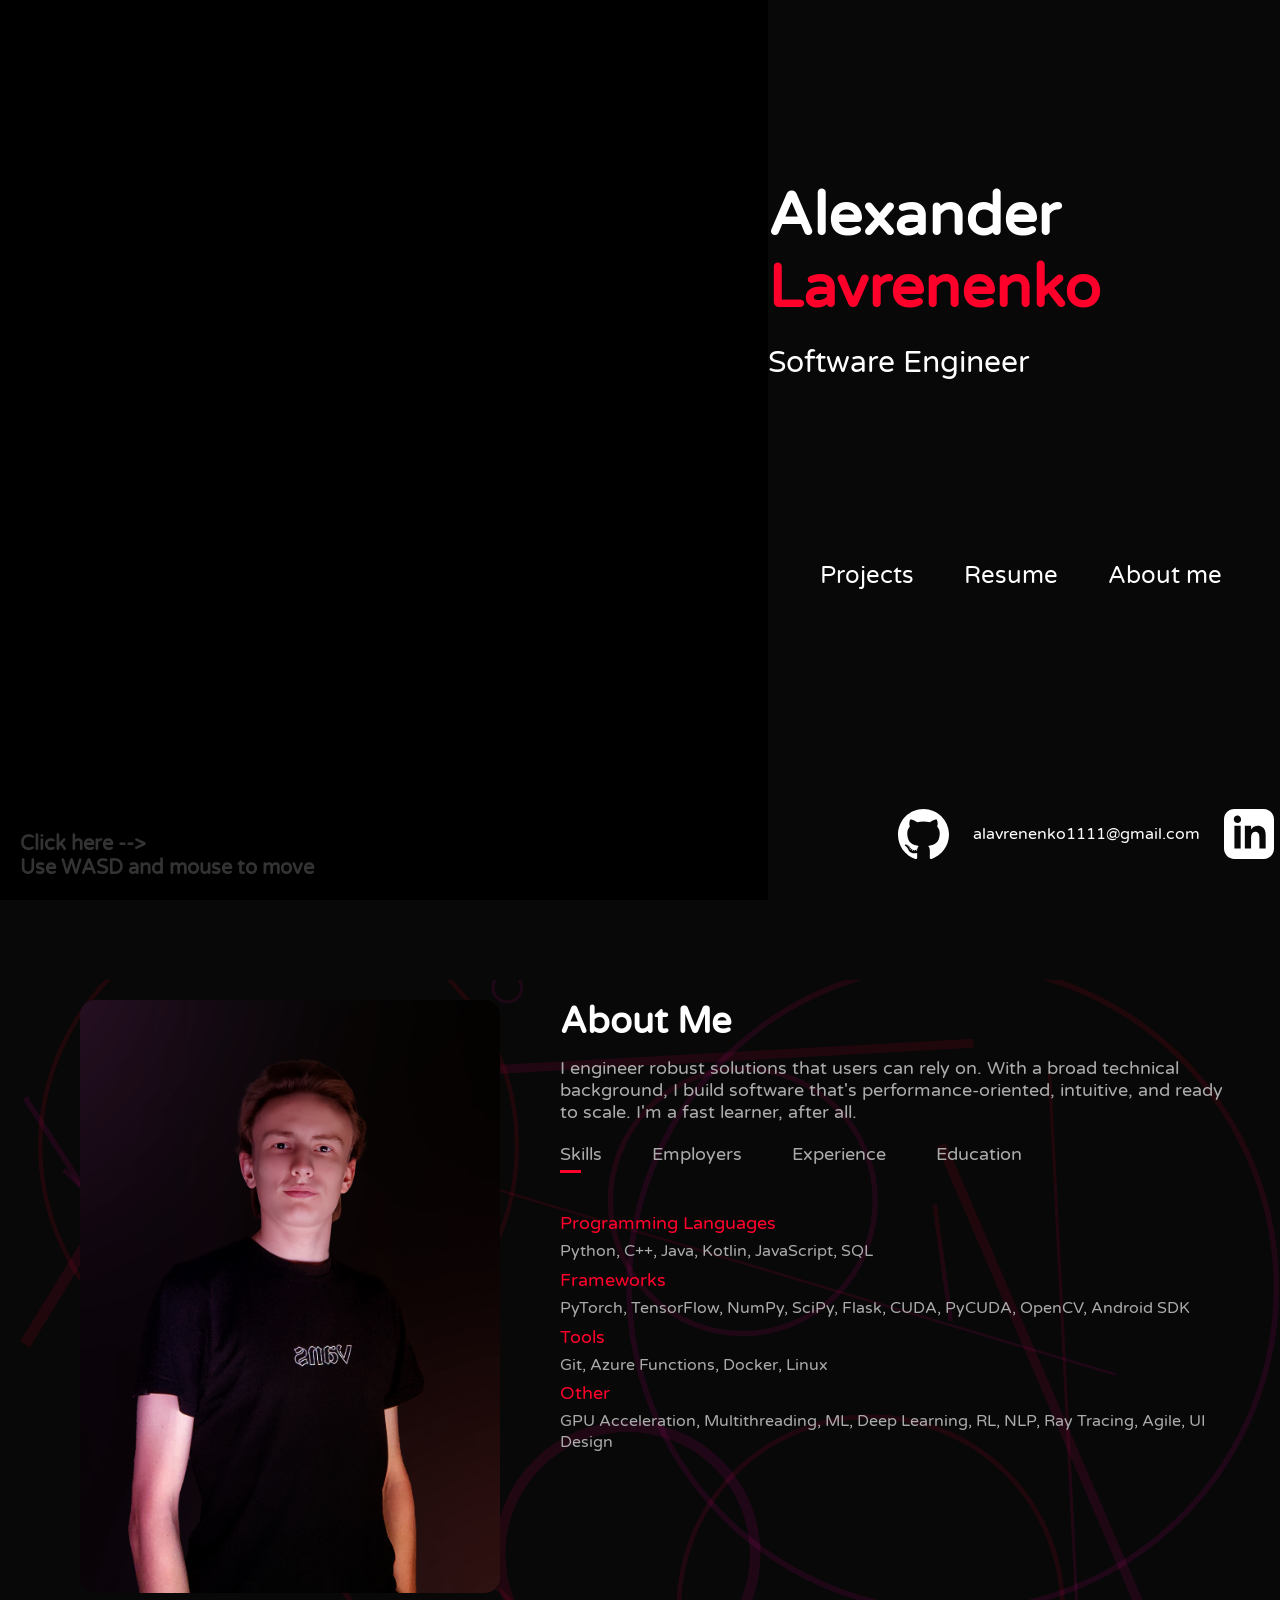
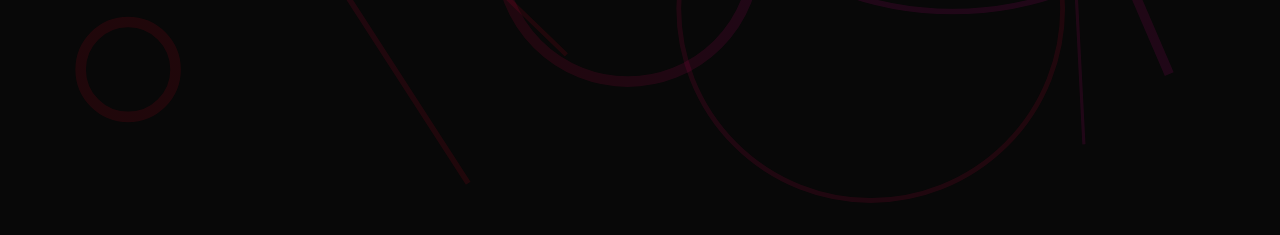
<file: index.html>
<!DOCTYPE html>
<html>
   <head>
      <meta charset="utf-8">
      <title>Home page</title>
      <link rel="stylesheet" href="css/home.css">
   </head>
   <body>
      <div id="header">
         <div class="container">
            <canvas id="cube_canvas"></canvas>
            <div class="nav-container">
               <div class="header-text">
                  <h1>Alexander <span>Lavrenenko</span></h1>
                  <p>Software Engineer</p>
               </div>
               <nav>
                  <ul>
                     <li>
                        <a href="projects.html">Projects</a>
                        <a href="resume.html">Resume</a>
                        <a href="#about">About me</a>
                     </li>
                  </ul>
               </nav>
               <div class="socials">
                  <div class="link"><a href="https://github.com/Scrip00"><img
                           src="imgs/GitHub_logo.svg"></a></div>
                  <div class="link"><h3>alavrenenko1111@gmail.com</h3></div>
                  <div class="link"><a
                        href="https://www.linkedin.com/in/alexander-lavrenenko/"><img
                           src="imgs/LinkedIn_logo.svg"></a></div>
               </div>
            </div>
         </div>
         <h2 id="helper">Click here --><br>Use WASD and mouse to move</h2>
      </div>
      <div id="about">
         <canvas id='background'></canvas>
         <div class="container">
            <div class="row">
               <div class="about-col-1">
                  <img src="/imgs/My_photo.png" width="40%">
               </div>
               <div class="about-col-2">
                  <h1 class="sub-title">About Me</h1>
                  <p>I engineer robust solutions that users can rely on. With a broad technical background, I build software that's performance-oriented, intuitive, and ready to scale. I'm a fast learner, after all.</p>
                  <div class="tab-titles">
                     <p class="tab-links active-link"
                        onclick="opentab('skills')">Skills</p>
                     <p class="tab-links" onclick="opentab('employers')">Employers</p>
                     <p class="tab-links" onclick="opentab('experience')">Experience</p>
                     <p class="tab-links" onclick="opentab('education')">Education</p>
                  </div>
                  <div class="tab-contents active-tab" id="skills">
                     <ul>
                        <li><span>Programming Languages</span><br>Python, C++, Java, Kotlin, JavaScript, SQL</li>
                        <li><span>Frameworks</span><br>PyTorch, TensorFlow, NumPy, SciPy, Flask, CUDA, PyCUDA, OpenCV, Android SDK</li>
                        <li><span>Tools</span><br>Git, Azure Functions, Docker, Linux</li>
                        <li><span>Other</span><br>GPU Acceleration, Multithreading, ML, Deep Learning, RL, NLP, Ray Tracing, Agile, UI Design</li>
                     </ul>
                  </div>
                  <div class="tab-contents" id="employers">
                     <ul>
                        <li><span>Portal</span>⠀(May 2022 – Present)<br>Software Engineer Team Leader</li>
                        <li><span>Microsoft, Nuance</span>⠀(Jan 2022 – Feb 2022)<br>Software Engineer</li>
                        <li><span>University of Massachusetts Amherst</span>⠀(Jul
                           – Aug 2022)<br>Manager
                           - UMass Summer Conference Services</li>
                        <li><span>MoodMe</span>⠀(Feb
                           – Apr 2022)<br>Android Developer Intern</li>
                        <li><span>Russian Academy of Sciences</span>⠀(Jun 2020 –
                           Sep 2020)<br>Software
                           Engineer Intern</li>
                        <li><span>TAU Tracker Company</span>⠀(Nov 2019 – Oct
                           2020)<br>Software
                           Engineer Intern</li>
                     </ul>
                  </div>
                  <div class="tab-contents" id="experience">
                     <ul>
                        <li><span>Awards</span><br>Winner of the UofT AI ProjectX competition 2022<br>Faculty Honors in Fall 2021
                           and Spring 2022<br>Multiple prize-winner of Russian
                           National Physics Olympiad<br>Physics and Mathematics
                           Olympiad "Phystech"<br>Mathematics Olympiad "Unity
                           Formula"</li>
                        <li><span>Clubs</span><br>UMass ACM Machine Learning
                           Club<br>UMass Undergraduate Math Club</li>
                     </ul>
                  </div>
                  <div class="tab-contents" id="education">
                     <ul>
                        <li><span>University of Massachusetts Amherst</span><br>College
                           of Information and Computer Sciences<br>B.S.
                           in Computer Science<br>September 2021 – December 2024<br>GPA: 3.8</li>
                        <li><span>Skolkovo International Gymnasium</span><br>International
                           Baccalaureate<br>2019 – 2021<br>IB Score: 40/45</li>
                     </ul>
                  </div>
               </div>
            </div>
         </div>
      </div>
      <script src="js/raymarching.js" type="text/javascript"></script>
      <script src="js/background.js" type="text/javascript"></script>
      <script>
         var tablinks = document.getElementsByClassName("tab-links");
         var tabcontents = document.getElementsByClassName("tab-contents");
         
         function opentab(tabname) {
            for (tablink of tablinks) {
               tablink.classList.remove("active-link");
            }
            for (tabcontent of tabcontents) {
               tabcontent.classList.remove("active-tab");
            }
            event.currentTarget.classList.add("active-link");
            document.getElementById(tabname).classList.add("active-tab");
         }
      </script>
      <script>
         function isMobileDevice() {
           return /Android|iPhone|iPod|iPad|BlackBerry|IEMobile|Opera Mini/i.test(navigator.userAgent);
         }
         
         window.addEventListener('load', function() {
           if (isMobileDevice()) {
             let canvas = document.getElementById("cube_canvas");
             canvas.parentNode.removeChild(canvas);
             canvas = document.getElementById("helper");
             canvas.parentNode.removeChild(canvas);
             canvas = document.querySelector(".socials");
             canvas.parentNode.removeChild(canvas);
           }
         });
         </script>
         
   </body>
</html>
</file>
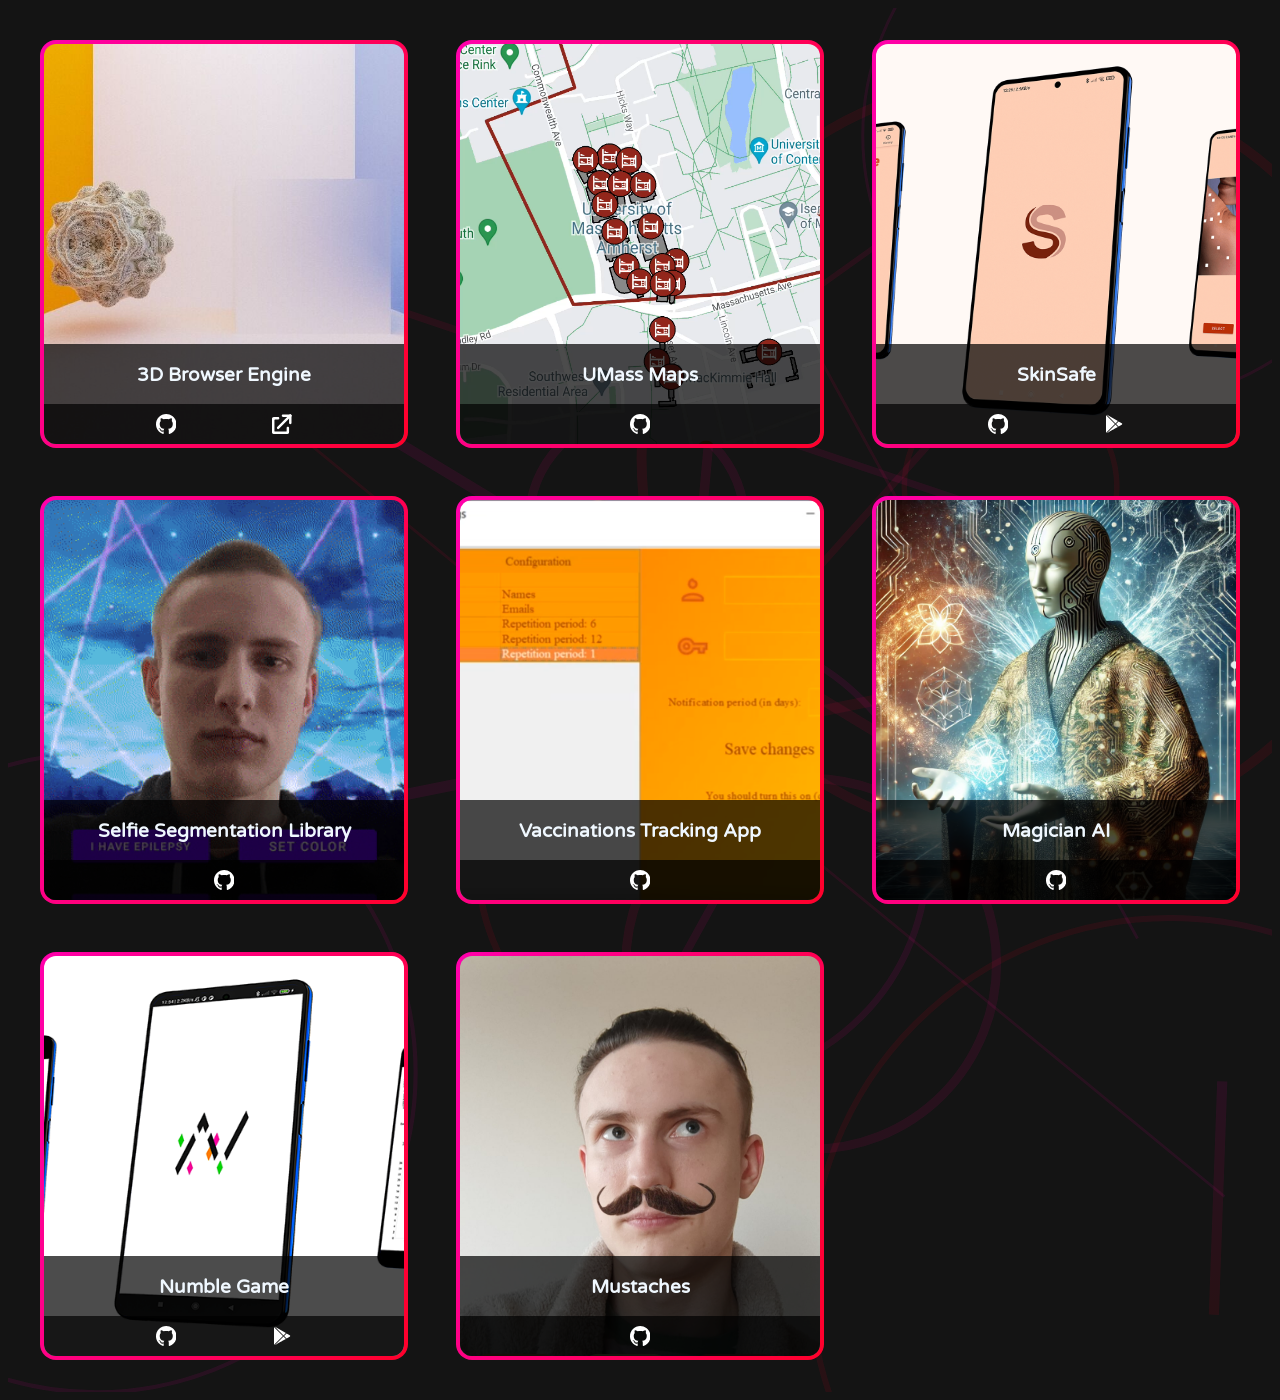
<file: projects.html>
<html>
   <head>
      <meta charset="utf-8">
      <title>Projects</title>
      <link rel="stylesheet" href="css/projects.css">
   </head>
   <body>
      <canvas id='background'></canvas>
      <div class="projects-grid">
         <div class="project">
            <img src="imgs/3d_browser_engine_prev.jpg">
            <div class="layer">
               <h3>3D Browser Engine</h3>
               <div class="links">
                  <a class="github"
                     href="https://github.com/Scrip00/3d_browser_engine"></a>
                  <a class="external-link"
                     href="3d-browser-engine.html"></a>
               </div>
               <p>3D browser engine that uses pure JavaScript, WebGL library and
                  GLSL shader to render complex scenes. Uses efficient
                  raytracing algorithms and has multiple materials including
                  glass, metal and matte objects or even 3D fractals.
               </p>
            </div>
         </div>

         <div class="project">
            <img src="imgs/UMass Maps.png">
            <div class="layer">
               <h3>UMass Maps</h3>
               <div class="links">
                  <a class="github"
                     href="https://github.com/Scrip00/umassmaps"></a>
               </div>
               <p>Advanced open-source maps application made with Kotlin in
                  Android studio using SOLID and TDD principles and MVVM
                  pattern. Made to easily navigate around the university and
                  enable more effective interactions among students. Uses such
                  technologies as Room DB, Retrofit HTTP Client, External APIs,
                  Firebase Firestore and Ktor asynchronous server.
               </p>
            </div>
         </div>

         <div class="project">
            <img src="imgs/SkinSafe.png">
            <div class="layer">
               <h3>SkinSafe</h3>
               <div class="links">
                  <a class="github"
                     href="https://github.com/Scrip00/SkinSafe"></a>
                  <a class="google-play"
                     href="https://play.google.com/store/apps/details?id=com.skinsafe.skinsafe"></a>
               </div>
               <p>SkinSafe is a project that allows you to monitor your skin
                  health and not stress about any manifestations on the skin. A
                  built-in neural network will detect one of the 6 most frequent
                  illnesses and give you statistics. You may also track them
                  using a convenient tracking system.
               </p>
            </div>
         </div>

         <div class="project">
            <img src="imgs/BackRemLib.png">
            <div class="layer">
               <h3>Selfie Segmentation Library</h3>
               <div class="links">
                  <a class="github"
                     href="https://github.com/Scrip00/Selfie-segmentation-library"></a>
               </div>
               <p>This is an open-source selfie segmentation Android library
                  with Bazel based on Google Mediapipe library using C++. The
                  library includes a lot of prebuilt features like image and
                  video background or static and dynamic solid color.
               </p>
            </div>
         </div>

         <div class="project">
            <img src="imgs/Vaccinations Tracking App.png">
            <div class="layer">
               <h3>Vaccinations Tracking App</h3>
               <div class="links">
                  <a class="github"
                     href="https://github.com/Scrip00/vaccinations_tracking_app"></a>
               </div>
               <p>A desktop application to help the school secretary monitor
                  re-vaccination and check-up dates and
                  automatically notify staff via email using Java.
               </p>
            </div>
         </div>

         <div class="project">
            <img src="imgs/Magician AI.jpg">
            <div class="layer">
               <h3>Magician AI</h3>
               <div class="links">
                  <a class="github"
                     href="https://github.com/Scrip00/Magician-AI"></a>
               </div>
               <p>Magician-AI is a machine learning model that guesses a user’s
                  card by highlighting deviations in his emotions and tone of
                  speech. It uses Convolutional Concatenating Classification
                  Neural Network to analyze speech and video input made with
                  Python, Tensorflow, and Jupyter Notebook. This project also
                  includes a desktop app to gather training data from the user's
                  microphone and webcam.
               </p>
            </div>
         </div>

         <div class="project">
            <img src="imgs/Numble.png">
            <div class="layer">
               <h3>Numble Game</h3>
               <div class="links">
                  <a class="github"
                     href="https://github.com/Scrip00/Numble"></a>
                     <a class="google-play"
                     href="https://play.google.com/store/apps/details?id=com.Scrip0.numble"></a>
               </div>
               <p>Numble is a mobile game on Java where user should guess randomly generated equation. It uses unique
                  equation generator algorithm involving even non-trivial mathematical operations and was published in Google Play Store.
               </p>
            </div>
         </div>

         <div class="project">
            <img src="imgs/Mustaches.jpg">
            <div class="layer">
               <h3>Mustaches</h3>
               <div class="links">
                  <a class="github"
                     href="https://github.com/Scrip00/Mustaches"></a>
               </div>
               <p>Demo app, which uses AR Core, Camera X and Room Database libraries to provide basic AR experience.
               </p>
            </div>
         </div>
      </div>
      <script src="js/background.js" type="text/javascript"></script>
   </body>
</html>
</file>
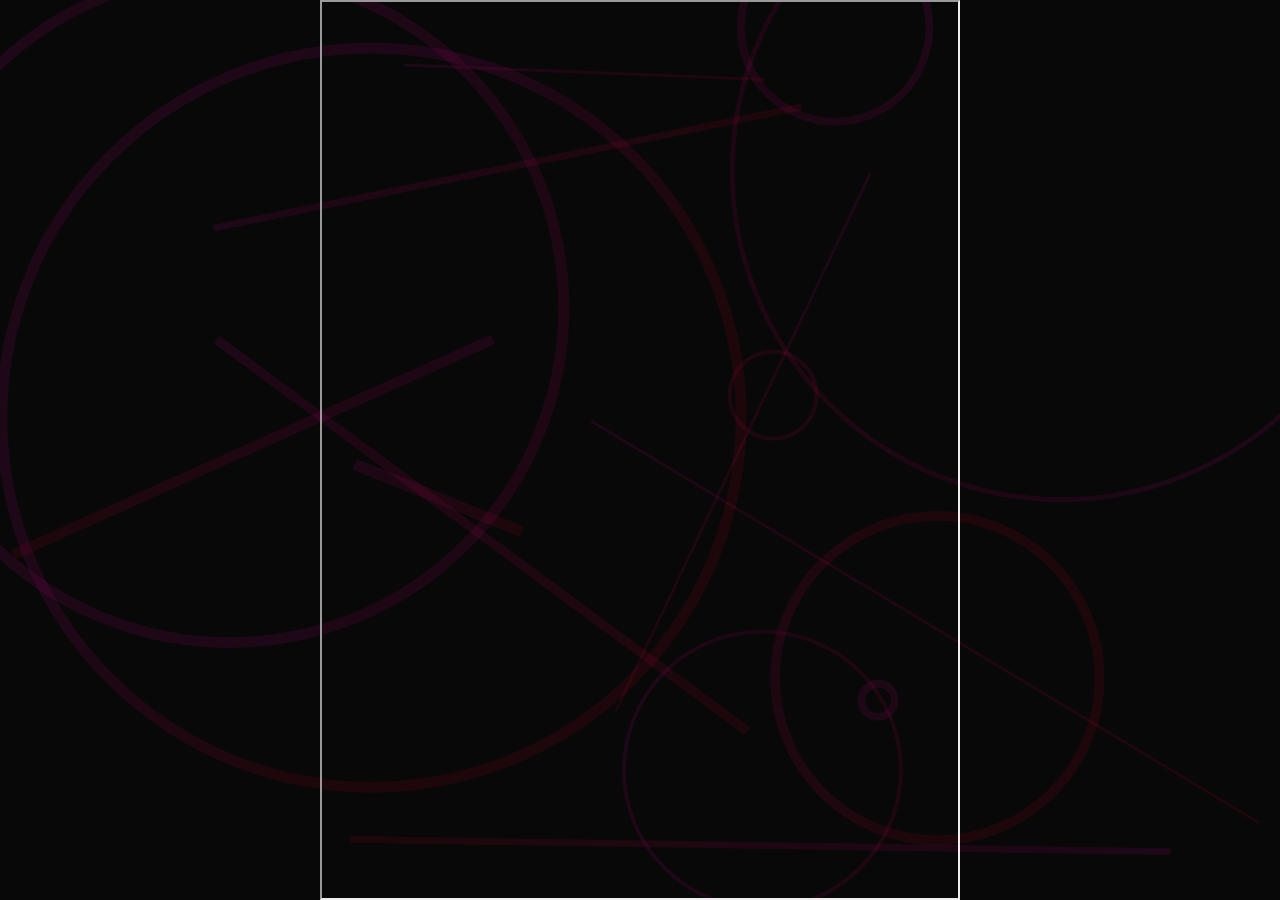
<file: resume.html>
<!DOCTYPE html>
<html>
   <head>
      <meta charset="utf-8">
      <title>My Resume</title>
      <link rel="stylesheet" href="css/resume.css">
   </head>
   <body>
      <canvas id='background'></canvas>
      <div style="text-align:center"><iframe class="resume"
            src="files/Alexander_Lavrenenko_CV.pdf">My resume</iframe></div>
      <script src="js/background.js" type="text/javascript"></script>
   </body>
</html>
</file>
<file: css/home.css>
@import url('https://fonts.googleapis.com/css?family=Varela+Round');

:root {
    --red: #ff002b;
}

html {
    scroll-behavior: smooth;
}

* {
    margin: 0;
    padding: 0;
    font-family: 'Varela Round';
    box-sizing: border-box;
}

body {
    background: #080808;
    color: #fff;
    overflow-x: hidden;
}

#background {
    position: absolute;
    width: 100%;
    height: 95%;
    z-index: -2;
}

#header {
    width: 100%;
    height: 100vh;
    background-size: cover;
    background-position: center;
}

#helper {
    color: #fff;
    position: absolute;
    bottom: 20px;
    font-size: 20px;
    left: 20px;
    opacity: 0.2;
}

.container {
    display: flex;
    align-items: center;
    justify-content: space-between;
    position: absolute;
    width: 100%;
}

.container canvas {
    width: 60vw;
    height: 100vh;
}

nav ul li {
    width: 100%;
    text-align: center;
    display: inline-block;
    list-style: none;
    margin: 20vh 20px;
}

nav ul li a {
    color: #fff;
    text-decoration: none;
    margin-right: 46px;
    font-size: 24px;
    position: relative;
}

nav ul li a::after {
    content: '';
    width: 0;
    height: 3px;
    background: var(--red);
    position: absolute;
    left: 0;
    bottom: -6px;
    transition: 0.5s;
}

nav ul li a:hover::after {
    width: 100%;
}

.header-text {
    top: 0;
    margin-top: 20vh;
    font-size: 30px;
}

.header-text h1 {
    font-size: 60px;
    margin-top: 20px;
}

.header-text p {
    position: relative;
    margin-top: 20px;
}

.header-text h1 span {
    color: var(--red);
}

.nav-container {
    height: 100vh;
}

.nav-container .socials {
    position: absolute;
    width: max-content;
    bottom: 36px;
    height: fit-content;
    margin-left: 130px;
}

.nav-container .socials .link {
    display: inline-block;
    vertical-align: bottom;
    list-style: none;
    margin-right: 20px;
    height: fit-content;
}

.nav-container .socials .link h3 {
    text-align: center;
    height: 50px;
    font-size: 16px;
    font-weight: 200;
    line-height: 2.6;
}

.nav-container .socials .link img {
    height: 50px;
}

#about {
    padding: 80px 20px;
    height: 100vh;
    color: #ababab;
}

.row {
    display: flex;
    justify-content: space-between;
    flex-wrap: wrap;
    max-width: 1200px;
    margin: 0 auto;
}

.about-col-1 {
    flex-basis: 35%;
    margin: 20px;
}

.about-col-1 img {
    height: auto;
    width: 100%;
    border-radius: 15px;
    object-fit: cover;
}

.about-col-2 {
    flex-basis: 60%;
    padding: 20px;
}

.sub-title {
    font-size: 36px;
    font-weight: 600;
    margin-bottom: 14px;
    color: white;
}

.about-col-2 p {
    font-size: 18px;
}

.about-col-2 p span {
    /* color: var(--red); */
    /* font-size: 19px; */
}


.tab-titles {
    display: flex;
    margin: 20px 0 40px;
}

.tab-links {
    margin-right: 50px;
    font-size: 18px;
    font-weight: 500;
    cursor: pointer;
    position: relative;
}

.tab-links::after {
    content: '';
    width: 0;
    height: 3px;
    background: var(--red);
    position: absolute;
    left: 0;
    bottom: -8px;
    transition: 0.5s;
}

.tab-links.active-link::after {
    width: 50%;
}

.tab-contents ul li {
    list-style: none;
    /* margin: 10px 0; */
    font-size: 16px;
    line-height: 1.3;
}

.tab-contents ul li span {
    color: var(--red);
    /* ff004f */
    font-size: 18px;
    line-height: 2.0;
}

.tab-contents {
    display: none;
}

.tab-contents.active-tab {
    display: block;
}

.header-text {
    margin-right: 20px;
}

@media only screen and (max-width:1000px) {
    .header-text {
        margin-top: 20vh; /* Moves the text 20% from the top */
        margin-left: 10vw;
        text-align: center; /* Centers text content */
        font-size: 40px;
    }
    
    .header-text h1 {
        font-size: 100px;
        margin-top: 20px;
    }

    nav ul li {
        margin: 15vh 5vw;
        display: grid;
    }

    nav ul li a {
        margin-top: 50px;
        font-size: 40px;
    }

    .row {
        display: grid;
        width: 100%;
        margin-bottom: 100px;
        justify-content: space-between;
    }

    .about-col-1 {
        width: 100%;
        text-align: center;
    }

    .about-col-1 img {
        height: auto;
        width: 100%;
        padding: 10px;
        margin-left: 0;
        margin-bottom: 20px;
        border-radius: 15px;
    }

    .about-col-2 {
        padding-right: 0;
        padding: 30px;
    }

    .about-col-2 p {
        font-size: 16px;
    }

    .about-col-2 .sub-title {
        margin-bottom: 30px;
    }

    .tab-titles {
        margin-top: 100px;
        flex-wrap: wrap;
        justify-content: center;
    }

    .tab-links {
        margin: 10px;
    }

    .tab-contents ul li {
        margin: 30px 0;
        font-size: 16px;
    }

    .tab-contents ul li span {
        font-size: 18px;
    }

    #background {
        height: auto;
    }
}
</file>
<file: css/projects.css>
@import url(https://fonts.googleapis.com/css?family=Varela+Round);

body {
    background: #141414;
    position: relative;
}

#background {
    position: absolute;
    width: 100%;
    height: 100%;
    z-index: -1;
}

.projects-grid {
    display: grid;
    grid-template-columns: repeat(auto-fit, minmax(300px, 1fr));
    grid-gap: 3rem;
    padding: 2rem;
    margin-left: auto;
    margin-right: auto;
    position: relative;
    max-width: 1200px;
}

.projects-grid .project {
    background: linear-gradient(111deg, rgba(255, 0, 172, 1) 0%, rgba(255, 0, 43, 1) 100%) border-box;
    border-radius: 1rem;
    border: 4px solid transparent;
    height: 400px;
    overflow: hidden;
    position: relative;
}

.projects-grid .project img:hover {
    transform: scale(1.1);
}

.projects-grid .project img {
    width:100%; 
    height:100%;
    object-fit: cover;
    overflow: hidden;
    transition: 0.5s;
}

.projects-grid .project .layer {
    background: rgb(2, 0, 36);
    background-color: rgba(1.0, 1.0, 1.0, 0.7);
    position: absolute;
    bottom: 0;
    width: 100%;
    height: 100px;
    transition: 0.5s;
}

.projects-grid .project .layer:hover {
    height: 100%;
}

.projects-grid .project .layer:hover p {
    margin-top: 0%;
}

.projects-grid .project .layer h3 {
    font-family: 'Varela Round';
    color: aliceblue;
    position: relative;
    text-align: center;
    height: 30px;
    padding-top: 20px;
    padding-bottom: 10px;
    margin: 0;
}

.projects-grid .project .layer p {
    position: relative;
    margin-top: 100%;
    overflow: hidden;
    font-family: 'Varela Round';
    color: aliceblue;
    position: relative;
    margin-left: auto;
    margin-right: auto;
    width: 80%;
    transition: 0.4s;
}

.projects-grid .project .layer p:hover {
    margin-top: 0%;
}

.projects-grid .project .links {
    background-color: rgba(1.0, 1.0, 1.0, 0.7);
    display: grid;
    grid-template-columns: repeat(auto-fit, 100px);
    grid-gap: 1rem;
    width: 100%;
    justify-content: center;
    position: absolute;
    padding-bottom: 10px;
    padding-top: 10px;
    bottom: 0;
    height: 20px;
}

.projects-grid .project .links .github {
    background: url('/imgs/GitHub_logo.svg');
    margin-left: auto;
    margin-right: auto;
    background-size: cover;
    height: 20px;
    width: 20px;
}

.projects-grid .project .links .external-link {
    background: url('/imgs/external-link.svg');
    margin-left: auto;
    margin-right: auto;
    background-size: cover;
    height: 20px;
    width: 20px;
}

.projects-grid .project .links .google-play {
    background: url('/imgs/google-play.svg');
    margin-left: auto;
    margin-right: auto;
    background-size: cover;
    height: 20px;
    width: 20px;
}

@media only screen and (max-width:1000px) {
    .projects-grid {
        grid-template-columns: repeat(auto-fit, minmax(500px, 1fr));
    }

    .projects-grid .project .layer h3 {
        font-size: 30px;
        padding-bottom: 30px;
    }

    .projects-grid .project {
        height: 600px;
    }

    .projects-grid .project .layer {
        height: 160px;
    }

    .projects-grid .project .layer p {
        font-size: 24px;
    }

    .projects-grid .project .links {
        height: 50px;
    }

    .projects-grid .project .links .github {
        height: 50px;
        width: 50px;
    }
    
    .projects-grid .project .links .external-link {
        height: 50px;
        width: 50px;
    }
    
    .projects-grid .project .links .google-play {
        height: 50px;
        width: 50px;
    }
}
</file>
<file: css/resume.css>
* {
    margin: 0;
    padding: 0;
    font-family: 'Varela Round';
    box-sizing: border-box;
}

body {
    background: #080808;
    color: #fff;
    position: relative;
}

.resume {
    width: 50vw;
    height: 100vh;
    margin: auto;
    display: block;
}

#background {
    position: absolute;
    width: 100%;
    height: 100%;
    z-index: -1;
}

@media only screen and (max-width:1000px) {
    .resume {
        width: 100vw;
        margin: 0;
    }
}
</file>
